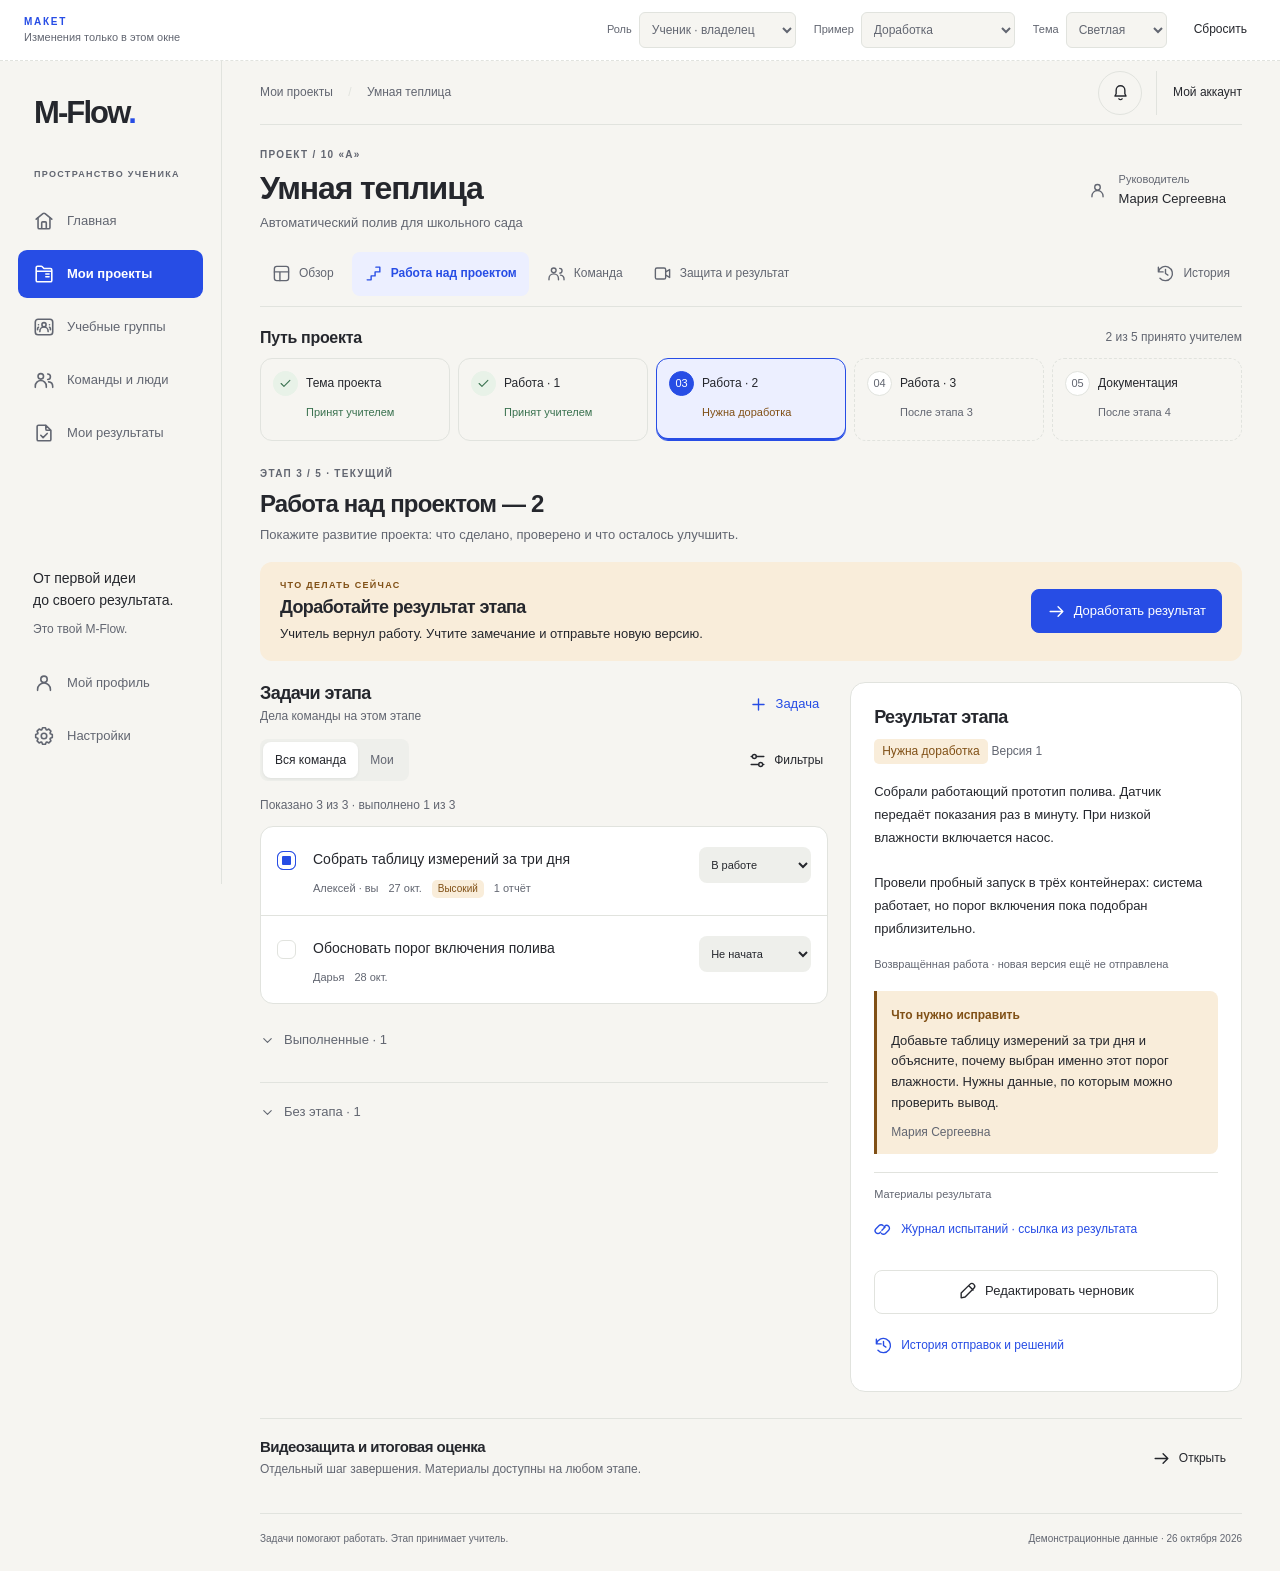
<file: design/workspace-prototype/index.html>
<!doctype html>
<html lang="ru" data-theme="light">
<head>
  <meta charset="utf-8">
  <meta name="viewport" content="width=device-width,initial-scale=1">
  <title>Работа над проектом — макет M-Flow</title>
  <link rel="icon" href="data:,">
  <link rel="stylesheet" href="../../static/icon-symbols.css">
  <link rel="stylesheet" href="workspace.css">
  <script src="model.js" defer></script>
  <script src="workspace.js" defer></script>
</head>
<body>
  <a class="skip" href="#main">Перейти к работе над проектом</a>
  <section class="preview" aria-label="Управление макетом">
    <div class="preview-label"><strong>МАКЕТ</strong><span>Изменения только в этом окне</span></div>
    <label>Роль<select id="demo-role"><option value="student">Ученик · владелец</option><option value="teacher">Учитель</option></select></label>
    <label>Пример<select id="demo-state"><option value="returned">Доработка</option><option value="empty">Пустой проект</option><option value="progress">В работе</option><option value="review">На проверке</option><option value="resubmitted">Повторная сдача</option><option value="accepted">Этап принят</option><option value="completed">Проект завершён</option><option value="no-teacher">Без руководителя</option></select></label>
    <label>Тема<select id="demo-theme"><option value="light">Светлая</option><option value="dark">Тёмная</option></select></label>
    <button class="quiet" id="demo-reset" title="Сбросить изменения примера">Сбросить</button>
  </section>
  <aside class="sidebar" aria-label="Боковая навигация" id="sidebar"></aside>
  <div class="page">
    <header class="topbar">
      <button class="mobile-menu quiet" data-action="menu" aria-haspopup="dialog" aria-controls="dialog" aria-expanded="false"><span class="ico" data-ui-icon="menu" aria-hidden="true"></span>Меню</button>
      <span class="crumb">Мои проекты <span>/</span> Умная теплица</span>
      <a class="mobile-brand" href="#work">M-Flow<span>.</span></a>
      <div class="header-end">
        <button class="icon-button" aria-label="Уведомления" data-action="notifications"><span class="ico" data-ui-icon="bell" aria-hidden="true"></span></button>
        <details class="account"><summary aria-controls="account-panel" aria-expanded="false">Мой аккаунт</summary><div id="account-panel"></div></details>
      </div>
    </header>
    <main id="main">
      <div class="project-heading"><div><p class="eyebrow">ПРОЕКТ / 10 «А»</p><h1>Умная теплица</h1><p class="muted">Автоматический полив для школьного сада</p></div><button class="quiet supervisor" data-action="supervisor"><span class="ico" data-ui-icon="profile" aria-hidden="true"></span><span>Руководитель<strong id="teacher-name">Мария Сергеевна</strong></span></button></div>
      <nav class="project-nav" aria-label="Разделы проекта">
        <button class="quiet" data-action="overview"><span class="ico" data-ui-icon="overview" aria-hidden="true"></span>Обзор</button>
        <a href="#work" aria-current="page"><span class="ico" data-ui-icon="stages" aria-hidden="true"></span>Работа над проектом</a>
        <button class="quiet" data-action="team"><span class="ico" data-ui-icon="team" aria-hidden="true"></span>Команда</button>
        <button class="quiet" data-action="finish"><span class="ico" data-ui-icon="video" aria-hidden="true"></span>Защита и результат</button>
        <button class="quiet history-nav" data-action="history"><span class="ico" data-ui-icon="history" aria-hidden="true"></span>История</button>
      </nav>
      <section id="work" aria-label="Работа над проектом">
        <div class="route-caption"><h2>Путь проекта</h2><span id="route-count"></span></div>
        <nav id="stage-path" class="stage-path" aria-label="Пять этапов проекта"></nav>
        <div id="workspace"></div>
      </section>
      <footer class="page-footer"><span>Задачи помогают работать. Этап принимает учитель.</span><span>Демонстрационные данные · 26 октября 2026</span></footer>
    </main>
  </div>
  <dialog id="dialog" aria-labelledby="dialog-title"><div class="dialog-top"><p class="eyebrow">M-FLOW / ПРОЕКТ</p><button class="icon-button" data-action="close" aria-label="Закрыть панель"><span class="ico" data-ui-icon="close" aria-hidden="true"></span></button></div><h2 id="dialog-title"></h2><div id="dialog-content"></div></dialog>
  <p class="toast" id="announcement" role="status" aria-live="polite"></p>
</body>
</html>
</file>
<file: static/icon-symbols.css>
/* Generated by scripts/build_icons.py; edit interface._ICONS. */
:root {
  --ui-symbol-home:url("data:image/svg+xml,%3Csvg%20xmlns%3D%22http%3A%2F%2Fwww.w3.org%2F2000%2Fsvg%22%20width%3D%2224%22%20height%3D%2224%22%20class%3D%22ui-icon%22%20viewBox%3D%220%200%2024%2024%22%20aria-hidden%3D%22true%22%20focusable%3D%22false%22%20fill%3D%22none%22%20stroke%3D%22black%22%20stroke-width%3D%221.75%22%20stroke-linecap%3D%22round%22%20stroke-linejoin%3D%22round%22%3E%3Cpath%20d%3D%22m3.5%2010%207.3-6a1.9%201.9%200%200%201%202.4%200l7.3%206%22%2F%3E%3Cpath%20d%3D%22M5.5%208.4V19a1.5%201.5%200%200%200%201.5%201.5h10a1.5%201.5%200%200%200%201.5-1.5V8.4M9.5%2020.5V14a1%201%200%200%201%201-1h3a1%201%200%200%201%201%201v6.5%22%2F%3E%3C%2Fsvg%3E");
  --ui-symbol-folder:url("data:image/svg+xml,%3Csvg%20xmlns%3D%22http%3A%2F%2Fwww.w3.org%2F2000%2Fsvg%22%20width%3D%2224%22%20height%3D%2224%22%20class%3D%22ui-icon%22%20viewBox%3D%220%200%2024%2024%22%20aria-hidden%3D%22true%22%20focusable%3D%22false%22%20fill%3D%22none%22%20stroke%3D%22black%22%20stroke-width%3D%221.75%22%20stroke-linecap%3D%22round%22%20stroke-linejoin%3D%22round%22%3E%3Cpath%20d%3D%22M20.5%209V7.5A1.5%201.5%200%200%200%2019%206h-7L9.8%203.8a1%201%200%200%200-.7-.3H5A1.5%201.5%200%200%200%203.5%205v14A1.5%201.5%200%200%200%205%2020.5h14a1.5%201.5%200%200%200%201.5-1.5V9H3.5%22%2F%3E%3Cpath%20d%3D%22M14%2012h3.5M14%2015h3.5%22%2F%3E%3C%2Fsvg%3E");
  --ui-symbol-groups:url("data:image/svg+xml,%3Csvg%20xmlns%3D%22http%3A%2F%2Fwww.w3.org%2F2000%2Fsvg%22%20width%3D%2224%22%20height%3D%2224%22%20class%3D%22ui-icon%22%20viewBox%3D%220%200%2024%2024%22%20aria-hidden%3D%22true%22%20focusable%3D%22false%22%20fill%3D%22none%22%20stroke%3D%22black%22%20stroke-width%3D%221.75%22%20stroke-linecap%3D%22round%22%20stroke-linejoin%3D%22round%22%3E%3Crect%20x%3D%222.5%22%20y%3D%223.5%22%20width%3D%2219%22%20height%3D%2217%22%20rx%3D%223%22%2F%3E%3Ccircle%20cx%3D%2212%22%20cy%3D%229.5%22%20r%3D%222.25%22%2F%3E%3Cpath%20d%3D%22M7.5%2017v-.5a4.5%204.5%200%200%201%209%200v.5M6%209.5v.01M18%209.5v.01M5%2015v-1a2%202%200%200%201%201-1.7M19%2015v-1a2%202%200%200%200-1-1.7%22%2F%3E%3C%2Fsvg%3E");
  --ui-symbol-team:url("data:image/svg+xml,%3Csvg%20xmlns%3D%22http%3A%2F%2Fwww.w3.org%2F2000%2Fsvg%22%20width%3D%2224%22%20height%3D%2224%22%20class%3D%22ui-icon%22%20viewBox%3D%220%200%2024%2024%22%20aria-hidden%3D%22true%22%20focusable%3D%22false%22%20fill%3D%22none%22%20stroke%3D%22black%22%20stroke-width%3D%221.75%22%20stroke-linecap%3D%22round%22%20stroke-linejoin%3D%22round%22%3E%3Ccircle%20cx%3D%228.5%22%20cy%3D%228%22%20r%3D%223%22%2F%3E%3Cpath%20d%3D%22M2.5%2020v-1.5a6%206%200%200%201%2012%200V20M16%205.5a3%203%200%200%201%200%206M17%2014a5%205%200%200%201%204.5%205v1%22%2F%3E%3C%2Fsvg%3E");
  --ui-symbol-results:url("data:image/svg+xml,%3Csvg%20xmlns%3D%22http%3A%2F%2Fwww.w3.org%2F2000%2Fsvg%22%20width%3D%2224%22%20height%3D%2224%22%20class%3D%22ui-icon%22%20viewBox%3D%220%200%2024%2024%22%20aria-hidden%3D%22true%22%20focusable%3D%22false%22%20fill%3D%22none%22%20stroke%3D%22black%22%20stroke-width%3D%221.75%22%20stroke-linecap%3D%22round%22%20stroke-linejoin%3D%22round%22%3E%3Cpath%20d%3D%22M14%203.5H6A1.5%201.5%200%200%200%204.5%205v14A1.5%201.5%200%200%200%206%2020.5h12a1.5%201.5%200%200%200%201.5-1.5V9L14%203.5v4A1.5%201.5%200%200%200%2015.5%209h4%22%2F%3E%3Cpath%20d%3D%22m8.5%2014.5%202.5%202.5%204.5-4.5%22%2F%3E%3C%2Fsvg%3E");
  --ui-symbol-review:url("data:image/svg+xml,%3Csvg%20xmlns%3D%22http%3A%2F%2Fwww.w3.org%2F2000%2Fsvg%22%20width%3D%2224%22%20height%3D%2224%22%20class%3D%22ui-icon%22%20viewBox%3D%220%200%2024%2024%22%20aria-hidden%3D%22true%22%20focusable%3D%22false%22%20fill%3D%22none%22%20stroke%3D%22black%22%20stroke-width%3D%221.75%22%20stroke-linecap%3D%22round%22%20stroke-linejoin%3D%22round%22%3E%3Crect%20x%3D%225%22%20y%3D%224.5%22%20width%3D%2214%22%20height%3D%2216%22%20rx%3D%222%22%2F%3E%3Crect%20x%3D%228.5%22%20y%3D%222.5%22%20width%3D%227%22%20height%3D%224%22%20rx%3D%221.5%22%2F%3E%3Cpath%20d%3D%22m8.5%2013.5%202.5%202.5%204.5-4.5%22%2F%3E%3C%2Fsvg%3E");
  --ui-symbol-settings:url("data:image/svg+xml,%3Csvg%20xmlns%3D%22http%3A%2F%2Fwww.w3.org%2F2000%2Fsvg%22%20width%3D%2224%22%20height%3D%2224%22%20class%3D%22ui-icon%22%20viewBox%3D%220%200%2024%2024%22%20aria-hidden%3D%22true%22%20focusable%3D%22false%22%20fill%3D%22none%22%20stroke%3D%22black%22%20stroke-width%3D%221.75%22%20stroke-linecap%3D%22round%22%20stroke-linejoin%3D%22round%22%3E%3Cpath%20d%3D%22M9.62%205.10L10.40%202.94L13.60%202.94L14.38%205.10L15.20%205.44L17.28%204.46L19.54%206.72L18.56%208.80L18.90%209.62L21.06%2010.40L21.06%2013.60L18.90%2014.38L18.56%2015.20L19.54%2017.28L17.28%2019.54L15.20%2018.56L14.38%2018.90L13.60%2021.06L10.40%2021.06L9.62%2018.90L8.80%2018.56L6.72%2019.54L4.46%2017.28L5.44%2015.20L5.10%2014.38L2.94%2013.60L2.94%2010.40L5.10%209.62L5.44%208.80L4.46%206.72L6.72%204.46L8.80%205.44Z%22%2F%3E%3Ccircle%20cx%3D%2212%22%20cy%3D%2212%22%20r%3D%223%22%2F%3E%3C%2Fsvg%3E");
  --ui-symbol-profile:url("data:image/svg+xml,%3Csvg%20xmlns%3D%22http%3A%2F%2Fwww.w3.org%2F2000%2Fsvg%22%20width%3D%2224%22%20height%3D%2224%22%20class%3D%22ui-icon%22%20viewBox%3D%220%200%2024%2024%22%20aria-hidden%3D%22true%22%20focusable%3D%22false%22%20fill%3D%22none%22%20stroke%3D%22black%22%20stroke-width%3D%221.75%22%20stroke-linecap%3D%22round%22%20stroke-linejoin%3D%22round%22%3E%3Ccircle%20cx%3D%2212%22%20cy%3D%228%22%20r%3D%223.5%22%2F%3E%3Cpath%20d%3D%22M5%2020v-1a7%207%200%200%201%2014%200v1%22%2F%3E%3C%2Fsvg%3E");
  --ui-symbol-assessment:url("data:image/svg+xml,%3Csvg%20xmlns%3D%22http%3A%2F%2Fwww.w3.org%2F2000%2Fsvg%22%20width%3D%2224%22%20height%3D%2224%22%20class%3D%22ui-icon%22%20viewBox%3D%220%200%2024%2024%22%20aria-hidden%3D%22true%22%20focusable%3D%22false%22%20fill%3D%22none%22%20stroke%3D%22black%22%20stroke-width%3D%221.75%22%20stroke-linecap%3D%22round%22%20stroke-linejoin%3D%22round%22%3E%3Crect%20x%3D%224%22%20y%3D%223%22%20width%3D%2216%22%20height%3D%2218%22%20rx%3D%222%22%2F%3E%3Cpath%20d%3D%22M8%2016v-3M12%2016V8M16%2016v-5%22%2F%3E%3C%2Fsvg%3E");
  --ui-symbol-arrow:url("data:image/svg+xml,%3Csvg%20xmlns%3D%22http%3A%2F%2Fwww.w3.org%2F2000%2Fsvg%22%20width%3D%2224%22%20height%3D%2224%22%20class%3D%22ui-icon%22%20viewBox%3D%220%200%2024%2024%22%20aria-hidden%3D%22true%22%20focusable%3D%22false%22%20fill%3D%22none%22%20stroke%3D%22black%22%20stroke-width%3D%221.75%22%20stroke-linecap%3D%22round%22%20stroke-linejoin%3D%22round%22%3E%3Cpath%20d%3D%22M4%2012h16m-6-6%206%206-6%206%22%2F%3E%3C%2Fsvg%3E");
  --ui-symbol-arrow-left:url("data:image/svg+xml,%3Csvg%20xmlns%3D%22http%3A%2F%2Fwww.w3.org%2F2000%2Fsvg%22%20width%3D%2224%22%20height%3D%2224%22%20class%3D%22ui-icon%22%20viewBox%3D%220%200%2024%2024%22%20aria-hidden%3D%22true%22%20focusable%3D%22false%22%20fill%3D%22none%22%20stroke%3D%22black%22%20stroke-width%3D%221.75%22%20stroke-linecap%3D%22round%22%20stroke-linejoin%3D%22round%22%3E%3Cpath%20d%3D%22M20%2012H4m6-6-6%206%206%206%22%2F%3E%3C%2Fsvg%3E");
  --ui-symbol-external:url("data:image/svg+xml,%3Csvg%20xmlns%3D%22http%3A%2F%2Fwww.w3.org%2F2000%2Fsvg%22%20width%3D%2224%22%20height%3D%2224%22%20class%3D%22ui-icon%22%20viewBox%3D%220%200%2024%2024%22%20aria-hidden%3D%22true%22%20focusable%3D%22false%22%20fill%3D%22none%22%20stroke%3D%22black%22%20stroke-width%3D%221.75%22%20stroke-linecap%3D%22round%22%20stroke-linejoin%3D%22round%22%3E%3Cpath%20d%3D%22M14%204h6v6m0-6-9%209M10%205H6a2%202%200%200%200-2%202v11a2%202%200%200%200%202%202h11a2%202%200%200%200%202-2v-4%22%2F%3E%3C%2Fsvg%3E");
  --ui-symbol-menu:url("data:image/svg+xml,%3Csvg%20xmlns%3D%22http%3A%2F%2Fwww.w3.org%2F2000%2Fsvg%22%20width%3D%2224%22%20height%3D%2224%22%20class%3D%22ui-icon%22%20viewBox%3D%220%200%2024%2024%22%20aria-hidden%3D%22true%22%20focusable%3D%22false%22%20fill%3D%22none%22%20stroke%3D%22black%22%20stroke-width%3D%221.75%22%20stroke-linecap%3D%22round%22%20stroke-linejoin%3D%22round%22%3E%3Cpath%20d%3D%22M4%206h16M4%2012h16M4%2018h16%22%2F%3E%3C%2Fsvg%3E");
  --ui-symbol-close:url("data:image/svg+xml,%3Csvg%20xmlns%3D%22http%3A%2F%2Fwww.w3.org%2F2000%2Fsvg%22%20width%3D%2224%22%20height%3D%2224%22%20class%3D%22ui-icon%22%20viewBox%3D%220%200%2024%2024%22%20aria-hidden%3D%22true%22%20focusable%3D%22false%22%20fill%3D%22none%22%20stroke%3D%22black%22%20stroke-width%3D%221.75%22%20stroke-linecap%3D%22round%22%20stroke-linejoin%3D%22round%22%3E%3Cpath%20d%3D%22m6%206%2012%2012M18%206%206%2018%22%2F%3E%3C%2Fsvg%3E");
  --ui-symbol-bell:url("data:image/svg+xml,%3Csvg%20xmlns%3D%22http%3A%2F%2Fwww.w3.org%2F2000%2Fsvg%22%20width%3D%2224%22%20height%3D%2224%22%20class%3D%22ui-icon%22%20viewBox%3D%220%200%2024%2024%22%20aria-hidden%3D%22true%22%20focusable%3D%22false%22%20fill%3D%22none%22%20stroke%3D%22black%22%20stroke-width%3D%221.75%22%20stroke-linecap%3D%22round%22%20stroke-linejoin%3D%22round%22%3E%3Cpath%20d%3D%22M5%2016.5h14l-1.5-3V9a5.5%205.5%200%200%200-11%200v4.5L5%2016.5ZM10%2020a2.5%202.5%200%200%200%204%200%22%2F%3E%3C%2Fsvg%3E");
  --ui-symbol-search:url("data:image/svg+xml,%3Csvg%20xmlns%3D%22http%3A%2F%2Fwww.w3.org%2F2000%2Fsvg%22%20width%3D%2224%22%20height%3D%2224%22%20class%3D%22ui-icon%22%20viewBox%3D%220%200%2024%2024%22%20aria-hidden%3D%22true%22%20focusable%3D%22false%22%20fill%3D%22none%22%20stroke%3D%22black%22%20stroke-width%3D%221.75%22%20stroke-linecap%3D%22round%22%20stroke-linejoin%3D%22round%22%3E%3Ccircle%20cx%3D%2210.5%22%20cy%3D%2210.5%22%20r%3D%226.5%22%2F%3E%3Cpath%20d%3D%22m16%2016%204.5%204.5%22%2F%3E%3C%2Fsvg%3E");
  --ui-symbol-filter:url("data:image/svg+xml,%3Csvg%20xmlns%3D%22http%3A%2F%2Fwww.w3.org%2F2000%2Fsvg%22%20width%3D%2224%22%20height%3D%2224%22%20class%3D%22ui-icon%22%20viewBox%3D%220%200%2024%2024%22%20aria-hidden%3D%22true%22%20focusable%3D%22false%22%20fill%3D%22none%22%20stroke%3D%22black%22%20stroke-width%3D%221.75%22%20stroke-linecap%3D%22round%22%20stroke-linejoin%3D%22round%22%3E%3Cpath%20d%3D%22M4%207h1.5M10.5%207H20M4%2017h9.5M18.5%2017H20%22%2F%3E%3Ccircle%20cx%3D%228%22%20cy%3D%227%22%20r%3D%222.5%22%2F%3E%3Ccircle%20cx%3D%2216%22%20cy%3D%2217%22%20r%3D%222.5%22%2F%3E%3C%2Fsvg%3E");
  --ui-symbol-plus:url("data:image/svg+xml,%3Csvg%20xmlns%3D%22http%3A%2F%2Fwww.w3.org%2F2000%2Fsvg%22%20width%3D%2224%22%20height%3D%2224%22%20class%3D%22ui-icon%22%20viewBox%3D%220%200%2024%2024%22%20aria-hidden%3D%22true%22%20focusable%3D%22false%22%20fill%3D%22none%22%20stroke%3D%22black%22%20stroke-width%3D%221.75%22%20stroke-linecap%3D%22round%22%20stroke-linejoin%3D%22round%22%3E%3Cpath%20d%3D%22M12%205v14M5%2012h14%22%2F%3E%3C%2Fsvg%3E");
  --ui-symbol-edit:url("data:image/svg+xml,%3Csvg%20xmlns%3D%22http%3A%2F%2Fwww.w3.org%2F2000%2Fsvg%22%20width%3D%2224%22%20height%3D%2224%22%20class%3D%22ui-icon%22%20viewBox%3D%220%200%2024%2024%22%20aria-hidden%3D%22true%22%20focusable%3D%22false%22%20fill%3D%22none%22%20stroke%3D%22black%22%20stroke-width%3D%221.75%22%20stroke-linecap%3D%22round%22%20stroke-linejoin%3D%22round%22%3E%3Cpath%20d%3D%22m14%205%205%205M4%2020l5-1%2011-11a2.1%202.1%200%200%200-5-5L4%2014v6Z%22%2F%3E%3C%2Fsvg%3E");
  --ui-symbol-save:url("data:image/svg+xml,%3Csvg%20xmlns%3D%22http%3A%2F%2Fwww.w3.org%2F2000%2Fsvg%22%20width%3D%2224%22%20height%3D%2224%22%20class%3D%22ui-icon%22%20viewBox%3D%220%200%2024%2024%22%20aria-hidden%3D%22true%22%20focusable%3D%22false%22%20fill%3D%22none%22%20stroke%3D%22black%22%20stroke-width%3D%221.75%22%20stroke-linecap%3D%22round%22%20stroke-linejoin%3D%22round%22%3E%3Cpath%20d%3D%22M19%2021H5a2%202%200%200%201-2-2V5a2%202%200%200%201%202-2h12l4%204v12a2%202%200%200%201-2%202ZM7%203v6h9V3M7%2021v-7h10v7%22%2F%3E%3C%2Fsvg%3E");
  --ui-symbol-send:url("data:image/svg+xml,%3Csvg%20xmlns%3D%22http%3A%2F%2Fwww.w3.org%2F2000%2Fsvg%22%20width%3D%2224%22%20height%3D%2224%22%20class%3D%22ui-icon%22%20viewBox%3D%220%200%2024%2024%22%20aria-hidden%3D%22true%22%20focusable%3D%22false%22%20fill%3D%22none%22%20stroke%3D%22black%22%20stroke-width%3D%221.75%22%20stroke-linecap%3D%22round%22%20stroke-linejoin%3D%22round%22%3E%3Cpath%20d%3D%22m3%2010%2018-7-7%2018-3-8-8-3Zm8%203L21%203%22%2F%3E%3C%2Fsvg%3E");
  --ui-symbol-check:url("data:image/svg+xml,%3Csvg%20xmlns%3D%22http%3A%2F%2Fwww.w3.org%2F2000%2Fsvg%22%20width%3D%2224%22%20height%3D%2224%22%20class%3D%22ui-icon%22%20viewBox%3D%220%200%2024%2024%22%20aria-hidden%3D%22true%22%20focusable%3D%22false%22%20fill%3D%22none%22%20stroke%3D%22black%22%20stroke-width%3D%221.75%22%20stroke-linecap%3D%22round%22%20stroke-linejoin%3D%22round%22%3E%3Cpath%20d%3D%22m5%2012%204.5%204.5L19%207%22%2F%3E%3C%2Fsvg%3E");
  --ui-symbol-return:url("data:image/svg+xml,%3Csvg%20xmlns%3D%22http%3A%2F%2Fwww.w3.org%2F2000%2Fsvg%22%20width%3D%2224%22%20height%3D%2224%22%20class%3D%22ui-icon%22%20viewBox%3D%220%200%2024%2024%22%20aria-hidden%3D%22true%22%20focusable%3D%22false%22%20fill%3D%22none%22%20stroke%3D%22black%22%20stroke-width%3D%221.75%22%20stroke-linecap%3D%22round%22%20stroke-linejoin%3D%22round%22%3E%3Cpath%20d%3D%22M9%205%204%2010l5%205M4%2010h9a6%206%200%200%201%200%2012%22%2F%3E%3C%2Fsvg%3E");
  --ui-symbol-trash:url("data:image/svg+xml,%3Csvg%20xmlns%3D%22http%3A%2F%2Fwww.w3.org%2F2000%2Fsvg%22%20width%3D%2224%22%20height%3D%2224%22%20class%3D%22ui-icon%22%20viewBox%3D%220%200%2024%2024%22%20aria-hidden%3D%22true%22%20focusable%3D%22false%22%20fill%3D%22none%22%20stroke%3D%22black%22%20stroke-width%3D%221.75%22%20stroke-linecap%3D%22round%22%20stroke-linejoin%3D%22round%22%3E%3Cpath%20d%3D%22M4%206h16M9%206V3h6v3M6%206l1%2015h10l1-15M10%2010v7M14%2010v7%22%2F%3E%3C%2Fsvg%3E");
  --ui-symbol-logout:url("data:image/svg+xml,%3Csvg%20xmlns%3D%22http%3A%2F%2Fwww.w3.org%2F2000%2Fsvg%22%20width%3D%2224%22%20height%3D%2224%22%20class%3D%22ui-icon%22%20viewBox%3D%220%200%2024%2024%22%20aria-hidden%3D%22true%22%20focusable%3D%22false%22%20fill%3D%22none%22%20stroke%3D%22black%22%20stroke-width%3D%221.75%22%20stroke-linecap%3D%22round%22%20stroke-linejoin%3D%22round%22%3E%3Cpath%20d%3D%22M9%204H5a1%201%200%200%200-1%201v14a1%201%200%200%200%201%201h4M14%207l5%205-5%205M9%2012h10%22%2F%3E%3C%2Fsvg%3E");
  --ui-symbol-history:url("data:image/svg+xml,%3Csvg%20xmlns%3D%22http%3A%2F%2Fwww.w3.org%2F2000%2Fsvg%22%20width%3D%2224%22%20height%3D%2224%22%20class%3D%22ui-icon%22%20viewBox%3D%220%200%2024%2024%22%20aria-hidden%3D%22true%22%20focusable%3D%22false%22%20fill%3D%22none%22%20stroke%3D%22black%22%20stroke-width%3D%221.75%22%20stroke-linecap%3D%22round%22%20stroke-linejoin%3D%22round%22%3E%3Cpath%20d%3D%22M3%2010a9%209%200%201%201%202%208M3%204v6h6M12%207v5l3%202%22%2F%3E%3C%2Fsvg%3E");
  --ui-symbol-tasks:url("data:image/svg+xml,%3Csvg%20xmlns%3D%22http%3A%2F%2Fwww.w3.org%2F2000%2Fsvg%22%20width%3D%2224%22%20height%3D%2224%22%20class%3D%22ui-icon%22%20viewBox%3D%220%200%2024%2024%22%20aria-hidden%3D%22true%22%20focusable%3D%22false%22%20fill%3D%22none%22%20stroke%3D%22black%22%20stroke-width%3D%221.75%22%20stroke-linecap%3D%22round%22%20stroke-linejoin%3D%22round%22%3E%3Crect%20x%3D%223%22%20y%3D%224%22%20width%3D%2218%22%20height%3D%2216%22%20rx%3D%222%22%2F%3E%3Cpath%20d%3D%22m6%209%201.5%201.5L10%208M13%209h5m-12%206%201.5%201.5L10%2014m3%201h5%22%2F%3E%3C%2Fsvg%3E");
  --ui-symbol-stages:url("data:image/svg+xml,%3Csvg%20xmlns%3D%22http%3A%2F%2Fwww.w3.org%2F2000%2Fsvg%22%20width%3D%2224%22%20height%3D%2224%22%20class%3D%22ui-icon%22%20viewBox%3D%220%200%2024%2024%22%20aria-hidden%3D%22true%22%20focusable%3D%22false%22%20fill%3D%22none%22%20stroke%3D%22black%22%20stroke-width%3D%221.75%22%20stroke-linecap%3D%22round%22%20stroke-linejoin%3D%22round%22%3E%3Cpath%20d%3D%22M4%2020h5v-5h5v-5h6V4M15%204h5v5%22%2F%3E%3C%2Fsvg%3E");
  --ui-symbol-overview:url("data:image/svg+xml,%3Csvg%20xmlns%3D%22http%3A%2F%2Fwww.w3.org%2F2000%2Fsvg%22%20width%3D%2224%22%20height%3D%2224%22%20class%3D%22ui-icon%22%20viewBox%3D%220%200%2024%2024%22%20aria-hidden%3D%22true%22%20focusable%3D%22false%22%20fill%3D%22none%22%20stroke%3D%22black%22%20stroke-width%3D%221.75%22%20stroke-linecap%3D%22round%22%20stroke-linejoin%3D%22round%22%3E%3Crect%20x%3D%223%22%20y%3D%223%22%20width%3D%2218%22%20height%3D%2218%22%20rx%3D%223%22%2F%3E%3Cpath%20d%3D%22M3%2010h18M10%2010v11%22%2F%3E%3C%2Fsvg%3E");
  --ui-symbol-video:url("data:image/svg+xml,%3Csvg%20xmlns%3D%22http%3A%2F%2Fwww.w3.org%2F2000%2Fsvg%22%20width%3D%2224%22%20height%3D%2224%22%20class%3D%22ui-icon%22%20viewBox%3D%220%200%2024%2024%22%20aria-hidden%3D%22true%22%20focusable%3D%22false%22%20fill%3D%22none%22%20stroke%3D%22black%22%20stroke-width%3D%221.75%22%20stroke-linecap%3D%22round%22%20stroke-linejoin%3D%22round%22%3E%3Crect%20x%3D%223%22%20y%3D%225%22%20width%3D%2213%22%20height%3D%2214%22%20rx%3D%222%22%2F%3E%3Cpath%20d%3D%22m16%2010%205-3v10l-5-3%22%2F%3E%3C%2Fsvg%3E");
  --ui-symbol-link:url("data:image/svg+xml,%3Csvg%20xmlns%3D%22http%3A%2F%2Fwww.w3.org%2F2000%2Fsvg%22%20width%3D%2224%22%20height%3D%2224%22%20class%3D%22ui-icon%22%20viewBox%3D%220%200%2024%2024%22%20aria-hidden%3D%22true%22%20focusable%3D%22false%22%20fill%3D%22none%22%20stroke%3D%22black%22%20stroke-width%3D%221.75%22%20stroke-linecap%3D%22round%22%20stroke-linejoin%3D%22round%22%3E%3Cpath%20d%3D%22m10%2013%204-4M8.5%2015l-1%201a3.5%203.5%200%200%201-5-5l4-4a3.5%203.5%200%200%201%205%200m1%202%201-1a3.5%203.5%200%200%201%205%205l-4%204a3.5%203.5%200%200%201-5%200%22%2F%3E%3C%2Fsvg%3E");
  --ui-symbol-calendar:url("data:image/svg+xml,%3Csvg%20xmlns%3D%22http%3A%2F%2Fwww.w3.org%2F2000%2Fsvg%22%20width%3D%2224%22%20height%3D%2224%22%20class%3D%22ui-icon%22%20viewBox%3D%220%200%2024%2024%22%20aria-hidden%3D%22true%22%20focusable%3D%22false%22%20fill%3D%22none%22%20stroke%3D%22black%22%20stroke-width%3D%221.75%22%20stroke-linecap%3D%22round%22%20stroke-linejoin%3D%22round%22%3E%3Crect%20x%3D%223%22%20y%3D%225%22%20width%3D%2218%22%20height%3D%2216%22%20rx%3D%222%22%2F%3E%3Cpath%20d%3D%22M7%203v4M17%203v4M3%2011h18M7%2015h2M13%2015h4%22%2F%3E%3C%2Fsvg%3E");
  --ui-symbol-archive:url("data:image/svg+xml,%3Csvg%20xmlns%3D%22http%3A%2F%2Fwww.w3.org%2F2000%2Fsvg%22%20width%3D%2224%22%20height%3D%2224%22%20class%3D%22ui-icon%22%20viewBox%3D%220%200%2024%2024%22%20aria-hidden%3D%22true%22%20focusable%3D%22false%22%20fill%3D%22none%22%20stroke%3D%22black%22%20stroke-width%3D%221.75%22%20stroke-linecap%3D%22round%22%20stroke-linejoin%3D%22round%22%3E%3Crect%20x%3D%223%22%20y%3D%223%22%20width%3D%2218%22%20height%3D%225%22%20rx%3D%221%22%2F%3E%3Cpath%20d%3D%22M5%208v12h14V8M9%2012h6%22%2F%3E%3C%2Fsvg%3E");
  --ui-symbol-chevron:url("data:image/svg+xml,%3Csvg%20xmlns%3D%22http%3A%2F%2Fwww.w3.org%2F2000%2Fsvg%22%20width%3D%2224%22%20height%3D%2224%22%20class%3D%22ui-icon%22%20viewBox%3D%220%200%2024%2024%22%20aria-hidden%3D%22true%22%20focusable%3D%22false%22%20fill%3D%22none%22%20stroke%3D%22black%22%20stroke-width%3D%221.75%22%20stroke-linecap%3D%22round%22%20stroke-linejoin%3D%22round%22%3E%3Cpath%20d%3D%22m6%209%206%206%206-6%22%2F%3E%3C%2Fsvg%3E");
  --ui-symbol-sun:url("data:image/svg+xml,%3Csvg%20xmlns%3D%22http%3A%2F%2Fwww.w3.org%2F2000%2Fsvg%22%20width%3D%2224%22%20height%3D%2224%22%20class%3D%22ui-icon%22%20viewBox%3D%220%200%2024%2024%22%20aria-hidden%3D%22true%22%20focusable%3D%22false%22%20fill%3D%22none%22%20stroke%3D%22black%22%20stroke-width%3D%221.75%22%20stroke-linecap%3D%22round%22%20stroke-linejoin%3D%22round%22%3E%3Ccircle%20cx%3D%2212%22%20cy%3D%2212%22%20r%3D%224%22%2F%3E%3Cpath%20d%3D%22M12%202.5v2m0%2015v2M2.5%2012h2m15%200h2M5.3%205.3l1.4%201.4m10.6%2010.6%201.4%201.4m0-13.4-1.4%201.4M6.7%2017.3l-1.4%201.4%22%2F%3E%3C%2Fsvg%3E");
  --ui-symbol-moon:url("data:image/svg+xml,%3Csvg%20xmlns%3D%22http%3A%2F%2Fwww.w3.org%2F2000%2Fsvg%22%20width%3D%2224%22%20height%3D%2224%22%20class%3D%22ui-icon%22%20viewBox%3D%220%200%2024%2024%22%20aria-hidden%3D%22true%22%20focusable%3D%22false%22%20fill%3D%22none%22%20stroke%3D%22black%22%20stroke-width%3D%221.75%22%20stroke-linecap%3D%22round%22%20stroke-linejoin%3D%22round%22%3E%3Cpath%20d%3D%22M20.8%2015.3A9%209%200%200%201%208.7%203.2a9%209%200%201%200%2012.1%2012.1Z%22%2F%3E%3C%2Fsvg%3E");
}
[data-ui-icon="home"] { --ui-control-symbol:var(--ui-symbol-home); }
[data-ui-icon="folder"] { --ui-control-symbol:var(--ui-symbol-folder); }
[data-ui-icon="groups"] { --ui-control-symbol:var(--ui-symbol-groups); }
[data-ui-icon="team"] { --ui-control-symbol:var(--ui-symbol-team); }
[data-ui-icon="results"] { --ui-control-symbol:var(--ui-symbol-results); }
[data-ui-icon="review"] { --ui-control-symbol:var(--ui-symbol-review); }
[data-ui-icon="settings"] { --ui-control-symbol:var(--ui-symbol-settings); }
[data-ui-icon="profile"] { --ui-control-symbol:var(--ui-symbol-profile); }
[data-ui-icon="assessment"] { --ui-control-symbol:var(--ui-symbol-assessment); }
[data-ui-icon="arrow"] { --ui-control-symbol:var(--ui-symbol-arrow); }
[data-ui-icon="arrow-left"] { --ui-control-symbol:var(--ui-symbol-arrow-left); }
[data-ui-icon="external"] { --ui-control-symbol:var(--ui-symbol-external); }
[data-ui-icon="menu"] { --ui-control-symbol:var(--ui-symbol-menu); }
[data-ui-icon="close"] { --ui-control-symbol:var(--ui-symbol-close); }
[data-ui-icon="bell"] { --ui-control-symbol:var(--ui-symbol-bell); }
[data-ui-icon="search"] { --ui-control-symbol:var(--ui-symbol-search); }
[data-ui-icon="filter"] { --ui-control-symbol:var(--ui-symbol-filter); }
[data-ui-icon="plus"] { --ui-control-symbol:var(--ui-symbol-plus); }
[data-ui-icon="edit"] { --ui-control-symbol:var(--ui-symbol-edit); }
[data-ui-icon="save"] { --ui-control-symbol:var(--ui-symbol-save); }
[data-ui-icon="send"] { --ui-control-symbol:var(--ui-symbol-send); }
[data-ui-icon="check"] { --ui-control-symbol:var(--ui-symbol-check); }
[data-ui-icon="return"] { --ui-control-symbol:var(--ui-symbol-return); }
[data-ui-icon="trash"] { --ui-control-symbol:var(--ui-symbol-trash); }
[data-ui-icon="logout"] { --ui-control-symbol:var(--ui-symbol-logout); }
[data-ui-icon="history"] { --ui-control-symbol:var(--ui-symbol-history); }
[data-ui-icon="tasks"] { --ui-control-symbol:var(--ui-symbol-tasks); }
[data-ui-icon="stages"] { --ui-control-symbol:var(--ui-symbol-stages); }
[data-ui-icon="overview"] { --ui-control-symbol:var(--ui-symbol-overview); }
[data-ui-icon="video"] { --ui-control-symbol:var(--ui-symbol-video); }
[data-ui-icon="link"] { --ui-control-symbol:var(--ui-symbol-link); }
[data-ui-icon="calendar"] { --ui-control-symbol:var(--ui-symbol-calendar); }
[data-ui-icon="archive"] { --ui-control-symbol:var(--ui-symbol-archive); }
[data-ui-icon="chevron"] { --ui-control-symbol:var(--ui-symbol-chevron); }
[data-ui-icon="sun"] { --ui-control-symbol:var(--ui-symbol-sun); }
[data-ui-icon="moon"] { --ui-control-symbol:var(--ui-symbol-moon); }
</file>
<file: design/workspace-prototype/workspace.css>
:root{color-scheme:light;--bg:#f6f5f1;--card:#fff;--panel:#eeefeb;--line:#e1e3de;--text:#25272d;--muted:#626671;--accent:#274de5;--accent-hover:#1f3fc5;--soft:#ecefff;--on-accent:#fff;--green:#39714f;--green-bg:#e8f2e8;--amber:#805016;--amber-bg:#f9edda;--red:#ad3937;--sidebar:222px}
:root[data-theme=dark]{color-scheme:dark;--bg:#141820;--card:#1c222d;--panel:#252d39;--line:#364050;--text:#edf0f6;--muted:#a7b0bf;--accent:#a5b8ff;--accent-hover:#c3ceff;--soft:#293653;--on-accent:#121b35;--green:#b0d9ba;--green-bg:#253b30;--amber:#edc28c;--amber-bg:#3b3025;--red:#ffada8}
*{box-sizing:border-box}body{margin:0;background:var(--bg);color:var(--text);font:14px/1.6 "Segoe UI Variable Text","Segoe UI",Arial,sans-serif;-webkit-font-smoothing:antialiased}button,input,select,textarea{font:inherit;color:inherit}button,a,summary{-webkit-tap-highlight-color:transparent}button,summary{cursor:pointer}button{display:inline-flex;align-items:center;justify-content:center;gap:8px;min-height:44px;padding:10px 15px;border:1px solid var(--line);border-radius:8px;background:var(--card);font-size:13px;font-weight:500}button:hover{background:var(--panel)}button.primary{background:var(--accent);border-color:var(--accent);color:var(--on-accent)}button.primary:hover{background:var(--accent-hover)}button.quiet{background:transparent;border-color:transparent}button.quiet:hover{background:var(--panel)}button.danger{color:var(--red)}button:disabled{opacity:.6;cursor:not-allowed}a{color:var(--accent);text-decoration:none}a:hover{text-decoration:underline}p,h1,h2,h3{margin:0}h1,h2,h3{font-weight:600;letter-spacing:-.035em;line-height:1.25}h1{font-size:36px}h2{font-size:22px}h3{font-size:17px}p,span,strong,a,button{overflow-wrap:anywhere}small{font-size:12px}.muted{color:var(--muted)}.eyebrow{font-size:10px;letter-spacing:1.3px;font-weight:600;color:var(--muted)}.ico{display:inline-block;flex-shrink:0;width:19px;height:19px;background:currentColor;mask:var(--ui-control-symbol) center/contain no-repeat;-webkit-mask:var(--ui-control-symbol) center/contain no-repeat;vertical-align:middle}.icon-button{width:44px;padding:10px;background:transparent}.badge{display:inline-flex;align-items:center;gap:6px;border-radius:5px;font-size:12px;font-weight:500;padding:3px 8px;color:var(--muted);background:var(--panel)}.badge.accepted{color:var(--green);background:var(--green-bg)}.badge.returned,.badge.high{color:var(--amber);background:var(--amber-bg)}.badge.review,.badge.progress{color:var(--accent);background:var(--soft)}.link-button{border:0;background:transparent;padding:8px 0;color:var(--accent);justify-content:flex-start}.link-button:hover{background:transparent;text-decoration:underline}.skip{position:fixed;top:-100px;left:12px;background:var(--card);padding:12px;z-index:100}.skip:focus{top:12px}:focus-visible{outline:3px solid var(--accent);outline-offset:3px}[hidden]{display:none!important}
.preview{display:flex;align-items:center;gap:18px;padding:12px 24px;border-bottom:1px dashed var(--line);background:var(--card);position:relative;z-index:2}.preview-label{margin-right:auto;display:flex;flex-direction:column;line-height:1.5;font-size:11px;color:var(--muted)}.preview-label strong{font-size:10px;letter-spacing:1.7px;color:var(--accent)}.preview label{display:flex;align-items:center;gap:7px;color:var(--muted);font-size:11px}.preview select{min-height:36px;padding:6px 24px 6px 8px;font-size:12px;background:var(--bg);border:1px solid var(--line);border-radius:6px;max-width:100%}.preview .quiet{font-size:12px;padding:6px 8px;min-height:36px}
.sidebar{position:absolute;top:77px;bottom:auto;left:0;width:var(--sidebar);min-height:calc(100vh - 77px);padding:27px 18px;border-right:1px solid var(--line);display:flex;flex-direction:column}.brand{font-size:31px;font-weight:700;letter-spacing:-1.9px;color:var(--text);padding:0 16px}.brand span,.mobile-brand span{color:var(--accent)}.sidebar .eyebrow{font-size:9px;margin:29px 16px 16px}.side-nav{display:grid;gap:5px}.side-nav button{justify-content:flex-start;font-size:13px;border:0;background:transparent;color:var(--muted);padding:13px 15px;border-radius:9px;gap:12px;text-align:left}.side-nav button:hover{background:var(--panel)}.side-nav button.current{background:#274de5;color:#fff;font-weight:600}.side-nav .ico{width:22px;height:22px}.side-bottom{margin-top:110px}.side-motto{font-size:14px;padding:0 15px 20px}.side-motto small{display:block;color:var(--muted);margin-top:8px}.page{margin-left:var(--sidebar);padding:0 38px;max-width:1800px}.topbar{display:flex;align-items:center;min-height:78px;border-bottom:1px solid var(--line);gap:12px}.crumb{font-size:12px;color:var(--muted)}.crumb>span{padding:0 12px;color:var(--line)}.header-end{display:flex;align-items:center;gap:14px;margin-left:auto}.header-end>.icon-button{border-radius:50%}.account{position:relative}.account>summary{list-style:none;padding:12px 0 12px 16px;border-left:1px solid var(--line);font-size:12px;min-height:44px}.account>summary::-webkit-details-marker{display:none}.account[open]>summary{background:var(--soft);border-radius:8px;padding-right:12px}#account-panel{position:absolute;right:0;top:54px;width:240px;padding:12px;border:1px solid var(--line);background:var(--card);border-radius:13px;box-shadow:0 16px 45px #11192c20;z-index:8}#account-panel>div{padding:8px 12px 14px;border-bottom:1px solid var(--line);margin-bottom:6px}#account-panel small{display:block;color:var(--muted)}#account-panel button{width:100%;justify-content:flex-start;padding:11px 12px;border:0;background:transparent;font-weight:400}#account-panel button:hover{background:var(--panel)}#account-panel hr{border:0;border-top:1px solid var(--line)}.mobile-menu,.mobile-brand{display:none}main{padding:30px 0 24px;max-width:1380px;margin:auto}.project-heading{display:flex;align-items:center;justify-content:space-between;gap:20px}.project-heading h1{margin:8px 0}.project-heading>.muted{margin-top:8px}.supervisor{justify-content:flex-start;text-align:left;color:var(--muted);font-size:11px;gap:12px}.supervisor strong{display:block;font-weight:500;color:var(--text);font-size:13px}.project-nav{display:flex;gap:6px;margin:25px 0 27px;padding-bottom:13px;border-bottom:1px solid var(--line);flex-wrap:wrap}.project-nav a,.project-nav button{display:inline-flex;align-items:center;gap:8px;min-height:44px;padding:8px 12px;font-size:12px;border:0;border-radius:8px;white-space:normal;color:var(--muted)}.project-nav a[aria-current]{background:var(--soft);color:var(--accent);font-weight:600}.project-nav .history-nav{margin-left:auto}.route-caption{display:flex;align-items:center;justify-content:space-between;gap:12px;margin-bottom:14px}.route-caption h2{font-size:16px;letter-spacing:-.02em}.route-caption>span{color:var(--muted);font-size:12px}.stage-path{display:grid;grid-template-columns:repeat(5,minmax(0,1fr));gap:8px;margin-bottom:28px}.stage-button{display:flex;flex-direction:column;align-items:stretch;justify-content:flex-start;text-align:left;padding:14px;background:transparent;gap:8px;min-height:116px;border-radius:12px;border-color:var(--line);font-weight:400}.stage-button[aria-current=step]{border-color:var(--accent);background:var(--soft);box-shadow:inset 0 -2px var(--accent)}.stage-top{display:flex;align-items:center;gap:8px}.stage-number{display:grid;place-items:center;width:25px;height:25px;flex-shrink:0;border:1px solid var(--line);border-radius:50%;font-size:11px;color:var(--muted);background:var(--card)}.stage-button.done .stage-number{background:var(--green-bg);color:var(--green);border-color:transparent}.stage-number .ico{width:15px;height:15px}.stage-button[aria-current] .stage-number{background:var(--accent);border-color:var(--accent);color:var(--on-accent)}.stage-top>strong{font-weight:500;font-size:12px}.stage-status{font-size:11px;color:var(--muted);margin-left:33px}.stage-button.done .stage-status{color:var(--green)}.stage-button.returned .stage-status{color:var(--amber)}.stage-button.review .stage-status{color:var(--accent)}.stage-button.locked{border-style:dashed}.stage-heading{display:flex;justify-content:space-between;align-items:flex-start;gap:16px;margin-bottom:20px}.stage-heading h2{font-size:25px;margin:8px 0}.stage-heading p{color:var(--muted);max-width:680px;font-size:13px}.stage-heading .back-current{flex-shrink:0}.next-step{display:flex;align-items:center;justify-content:space-between;gap:22px;padding:19px 22px;background:var(--soft);border-radius:12px;margin-bottom:25px}.next-step.returned{background:var(--amber-bg)}.next-step.accepted{background:var(--green-bg)}.next-step .eyebrow{color:var(--accent);font-size:9px;margin-bottom:4px}.next-step.returned .eyebrow{color:var(--amber)}.next-step.accepted .eyebrow{color:var(--green)}.next-step h3{font-size:18px}.next-step p:not(.eyebrow){font-size:13px;margin-top:5px}.next-step button{flex-shrink:0}.work-grid{display:grid;grid-template-columns:minmax(0,1.45fr) minmax(310px,1fr);align-items:start;gap:22px}.tasks-section,.result-section{min-width:0}.section-head{display:flex;align-items:center;justify-content:space-between;gap:10px;margin-bottom:12px}.section-head h3{font-size:18px}.section-head small{display:block;color:var(--muted);margin-top:3px}.section-head .quiet{color:var(--accent);padding:8px}.task-tools{display:flex;align-items:center;flex-wrap:wrap;gap:8px;margin-bottom:14px}.segmented{display:inline-flex;padding:3px;background:var(--panel);border-radius:8px}.segmented button{font-size:12px;min-height:36px;padding:7px 12px;background:transparent;border:0;color:var(--muted)}.segmented button[aria-pressed=true]{background:var(--card);color:var(--text);box-shadow:0 1px 3px #11192c12}.filter-box{margin-left:auto}.filter-box summary{display:flex;align-items:center;gap:7px;padding:9px 5px;min-height:44px;font-size:12px;list-style:none}.filter-box summary::-webkit-details-marker{display:none}.filters{display:grid;grid-template-columns:repeat(2,minmax(0,1fr));gap:10px;padding:14px;margin-bottom:12px;background:var(--panel);border-radius:10px}.filters label,.field{display:grid;gap:6px;font-size:12px;color:var(--muted)}input,select,textarea{width:100%;min-width:0;max-width:100%;border:1px solid var(--line);border-radius:8px;background:var(--card);padding:10px 12px;min-height:44px}textarea{resize:vertical;min-height:125px;line-height:1.6}.filters input,.filters select{font-size:12px}.filter-count{font-size:12px;color:var(--muted);margin-bottom:10px}.task-list{border:1px solid var(--line);border-radius:13px;background:var(--card);overflow:hidden}.task-row{display:grid;grid-template-columns:24px minmax(0,1fr) auto;align-items:start;gap:12px;padding:17px 16px;border-top:1px solid var(--line)}.task-row:first-child{border-top:0}.task-marker{width:19px;height:19px;border:1.5px solid var(--line);border-radius:6px;margin-top:7px;display:grid;place-items:center}.task-marker.progress{border-color:var(--accent);box-shadow:inset 0 0 0 4px var(--card);background:var(--accent)}.task-marker.done{background:var(--green-bg);color:var(--green);border-color:transparent}.task-marker .ico{width:15px;height:15px}.task-name{display:block;min-height:32px;text-align:left;border:0;padding:1px 0;background:transparent;font-size:14px;font-weight:500;line-height:1.45;color:var(--text);width:100%;justify-content:flex-start}.task-name:hover{background:transparent;color:var(--accent);text-decoration:underline}.task-meta{display:flex;align-items:center;gap:6px 10px;flex-wrap:wrap;font-size:11px;color:var(--muted);margin-top:4px}.task-meta .badge{font-size:10px;padding:1px 6px}.task-row select{width:112px;min-height:36px;font-size:11px;border:0;background:var(--panel);padding:8px;cursor:pointer;margin-top:3px}.task-row>.badge{margin-top:6px}.task-row .overdue{color:var(--red)}.done-list,.unassigned{margin-top:14px}.done-list>summary,.unassigned>summary{min-height:44px;display:flex;align-items:center;gap:9px;list-style:none;cursor:pointer;font-size:13px;color:var(--muted)}.done-list>summary::-webkit-details-marker,.unassigned>summary::-webkit-details-marker{display:none}.done-list>summary .ico,.unassigned>summary .ico{width:15px;height:15px}.done-list[open]>summary>.ico,.unassigned[open]>summary>.ico{transform:rotate(180deg)}.unassigned{border-top:1px solid var(--line);padding-top:7px;margin-top:20px}.unassigned .task-row{padding:13px}.empty{padding:27px 20px;text-align:center;border:1px dashed var(--line);border-radius:13px;background:var(--card)}.empty>.ico{width:27px;height:27px;color:var(--muted);margin-bottom:10px}.empty p{font-size:13px;color:var(--muted);margin:7px auto 10px;max-width:300px}.result-card{border:1px solid var(--line);border-radius:15px;background:var(--card);padding:23px}.result-card h3{font-size:18px}.result-card .result-state{margin:11px 0 17px}.result-body{white-space:pre-line;font-size:13px;line-height:1.75}.result-caption{font-size:11px;color:var(--muted);margin-top:15px}.feedback{border-left:3px solid var(--amber);padding:12px 14px;background:var(--amber-bg);border-radius:0 8px 8px 0;margin-top:18px}.feedback strong{font-size:12px;color:var(--amber)}.feedback p{font-size:13px;margin-top:5px;line-height:1.6}.feedback small{color:var(--muted);display:block;margin-top:9px}.feedback.previous{border-color:var(--line);background:var(--panel)}.feedback.previous strong{color:var(--muted)}.materials{margin-top:18px;border-top:1px solid var(--line);padding-top:13px}.materials h4{font-size:11px;color:var(--muted);font-weight:500;margin:0 0 4px}.materials button{font-size:12px}.result-actions{display:flex;gap:10px;flex-wrap:wrap;margin-top:18px}.result-actions button{flex:1}.result-card>.link-button{font-size:12px;margin-top:10px}.waiting-note{font-size:12px;color:var(--muted);margin-top:15px;padding-top:13px;border-top:1px solid var(--line)}.review-form{border-top:1px solid var(--line);padding-top:16px;margin-top:17px}.review-form textarea{min-height:90px;font-size:13px}.review-form .result-actions{display:grid;grid-template-columns:1fr;margin-top:12px}.finish-strip{margin-top:26px;padding:18px 0 0;border-top:1px solid var(--line);display:flex;align-items:center;justify-content:space-between;gap:12px}.finish-strip p{font-size:12px;color:var(--muted)}.finish-strip h3{font-size:15px;margin-bottom:4px}.finish-strip button{font-size:12px;flex-shrink:0}.page-footer{display:flex;justify-content:space-between;gap:15px;margin-top:32px;border-top:1px solid var(--line);padding-top:17px;font-size:10px;color:var(--muted)}
dialog{position:fixed;inset:0 0 0 auto;margin:0;width:min(560px,100%);height:100dvh;max-height:100dvh;max-width:100%;overflow-y:auto;background:var(--card);color:var(--text);border:0;border-left:1px solid var(--line);padding:28px 30px;box-shadow:-15px 0 60px #10162920}dialog::backdrop{background:#10162966;backdrop-filter:blur(2px)}.dialog-top{display:flex;justify-content:space-between;align-items:center;margin-bottom:18px}.dialog-top .icon-button{border:0}dialog h2{font-size:25px;margin-bottom:20px}dialog h3{margin:20px 0 9px}dialog p{margin:10px 0}dialog .field{margin:14px 0}dialog .fields-pair{display:grid;grid-template-columns:1fr 1fr;gap:12px}dialog .fields-pair .field{margin:0}dialog .actions{display:flex;gap:10px;flex-wrap:wrap;margin-top:22px}dialog .actions button{flex:1}dialog .demo-notice{font-size:12px;color:var(--muted);padding:12px;background:var(--panel);border-radius:8px;margin-bottom:20px}.history-entry{border-left:2px solid var(--line);padding:0 0 24px 20px;margin-left:5px}.history-entry strong{font-size:14px}.history-entry .result-body{background:var(--panel);padding:13px;border-radius:8px;margin-top:12px;font-size:12px}.history-entry small{display:block;color:var(--muted);margin:5px 0}.person-row{display:flex;gap:14px;align-items:center;border-bottom:1px solid var(--line);padding:18px 0}.person-initial{display:grid;place-items:center;width:38px;height:38px;background:var(--soft);color:var(--accent);border-radius:10px}.person-row small{display:block;color:var(--muted)}.toast{position:fixed;bottom:22px;left:50%;transform:translateX(-50%);background:var(--text);color:var(--bg);padding:12px 18px;border-radius:9px;z-index:30;max-width:calc(100% - 30px);box-shadow:0 5px 25px #10162925;font-size:13px;pointer-events:none}.toast:empty{display:none}.mobile-nav-list{display:grid;gap:6px}.mobile-nav-list button{justify-content:flex-start}.error-text{color:var(--red);font-size:13px}.result-card:focus{outline:3px solid var(--accent);outline-offset:4px}.filter-reset{font-size:12px;color:var(--accent)}
@media(min-width:1600px){.page{padding:0 55px}.stage-button{min-height:112px}.task-row{padding:21px 18px}}
@media(max-width:1200px){.page{padding:0 24px}.work-grid{grid-template-columns:minmax(0,1.2fr) minmax(290px,1fr);gap:18px}.stage-button{padding:11px 9px}.stage-status{margin-left:0}.stage-top{gap:7px}.project-nav a,.project-nav button{padding:8px;font-size:11px}.project-nav .ico{width:17px;height:17px}.task-row{gap:9px;padding:14px 11px}.task-row select{width:97px}.preview{gap:12px}.preview-label span{max-width:145px}.sidebar{top:79px}.next-step{padding:17px;gap:15px}}
@media(max-width:1000px){:root{--sidebar:190px}.sidebar{padding-inline:12px}.side-nav button{padding-inline:10px;gap:9px;font-size:12px}.page{padding:0 22px}.work-grid{grid-template-columns:1fr}.result-card{padding:24px}.stage-button{min-height:128px}.stage-top{align-items:flex-start;flex-direction:column}.stage-heading h2{font-size:23px}.supervisor{display:none}.preview{flex-wrap:wrap;gap:8px 16px}.preview-label{width:100%;flex-direction:row;justify-content:space-between}.preview-label span{max-width:none}.sidebar{top:115px}.next-step h3{font-size:17px}}
@media(max-width:800px){.sidebar{display:none}.page{margin:0;padding:0 22px}.topbar{min-height:72px}.crumb{display:none}.mobile-menu{display:flex}.mobile-brand{display:block;font-size:22px;letter-spacing:-1px;font-weight:700;color:var(--text)}.topbar .mobile-menu{padding:8px 0}.header-end{gap:12px}.account>summary{padding:10px;font-size:12px}.preview label{flex:1;min-width:0;display:grid;gap:3px}.preview label select{width:100%;font-size:12px}.preview .quiet{align-self:end}.preview{padding:11px 22px}.project-heading h1{font-size:32px}.stage-top{flex-direction:row}.stage-button{min-height:110px}.stage-path{gap:6px}.project-nav .history-nav{margin-left:0}.project-nav a,.project-nav button{font-size:12px}.work-grid{grid-template-columns:minmax(0,1.2fr) minmax(280px,1fr)}.project-nav{gap:3px}.page-footer{flex-direction:column;gap:5px}.preview-label span{font-size:10px}}
@media(max-width:680px){.work-grid{grid-template-columns:1fr}.preview{gap:6px 10px;padding:9px 16px}.preview label{font-size:10px}.preview-label span{font-size:10px}.preview #demo-reset{font-size:11px;padding:5px;min-height:36px}.page{padding:0 16px}.topbar{gap:9px;min-height:65px}.mobile-brand{font-size:20px}.header-end{gap:5px}.account>summary{font-size:11px;padding:10px 5px}.mobile-menu.quiet{font-size:12px;gap:5px}.mobile-menu .ico{width:17px}.header-end .icon-button{width:38px;min-height:44px;padding:8px;border:0}.project-heading h1{font-size:30px}.project-heading .muted{font-size:12px}.project-nav{margin-top:20px;margin-bottom:22px;gap:3px;display:grid;grid-template-columns:repeat(3,minmax(0,1fr))}.project-nav a,.project-nav button{font-size:11px;justify-content:center;min-height:52px;padding:7px 5px;flex-direction:column;gap:4px;text-align:center;line-height:1.3}.project-nav a{grid-column:span 2;flex-direction:row}.project-nav .history-nav{margin:0}.route-caption{margin-bottom:12px}.route-caption h2{font-size:15px}.route-caption>span{font-size:11px}.stage-path{display:flex;flex-direction:column;gap:0;margin-bottom:24px}.stage-button{min-height:53px;padding:8px 11px;border:0;border-radius:8px;display:grid;grid-template-columns:minmax(0,1fr) auto;align-items:center;gap:8px;position:relative;background:transparent}.stage-button[aria-current=step]{box-shadow:inset 3px 0 var(--accent)}.stage-top{align-items:center;gap:10px}.stage-top>strong{font-size:12px}.stage-status{font-size:10px;max-width:110px;text-align:right}.stage-number{width:24px;height:24px;font-size:10px}.stage-heading{margin-bottom:16px;display:block}.stage-heading h2{font-size:23px}.stage-heading p{font-size:12px}.stage-heading .back-current{margin-top:10px;padding:7px 0;min-height:35px}.next-step{flex-direction:column;align-items:stretch;padding:17px;gap:14px;margin-bottom:23px}.next-step h3{font-size:18px}.next-step button{align-self:flex-start}.next-step p:not(.eyebrow){font-size:12px}.section-head h3{font-size:18px}.task-row{padding:14px 12px;grid-template-columns:19px minmax(0,1fr);gap:6px 9px}.task-row>select,.task-row>.badge{grid-column:2;justify-self:start;width:auto;max-width:100%;font-size:12px;margin-top:5px;min-height:36px}.task-row>select{min-width:125px}.task-name{font-size:14px}.task-meta{font-size:11px;gap:5px 10px}.task-tools{gap:6px}.segmented button{padding:7px 10px;min-height:40px}.result-section{margin-top:8px}.result-card{padding:20px}.finish-strip{align-items:flex-start;flex-direction:column}.filters{grid-template-columns:1fr}.filter-box{margin-left:auto}.filter-box summary{font-size:12px}.result-actions{flex-direction:column}.page-footer{font-size:10px}dialog{padding:20px}dialog h2{font-size:23px}dialog .fields-pair{grid-template-columns:1fr}dialog input,dialog textarea,dialog select{font-size:16px}.preview select{min-height:40px;padding:7px 3px;font-size:11px}.preview label:first-of-type{flex:1.25}.preview label:nth-of-type(2){flex:1.25}.preview label:nth-of-type(3){flex:.8}.preview .quiet{width:100%;min-height:28px;padding:0}.preview-label{align-items:center}.preview-label strong{font-size:9px}.preview-label span{font-size:9px}.task-list{border-radius:10px}}
@media(prefers-reduced-motion:reduce){*{scroll-behavior:auto!important}}@media(forced-colors:active){.ico{background:CanvasText}.stage-button[aria-current]{outline:2px solid Highlight}.task-marker.progress{outline:2px solid Highlight}}
/* Compact working surface: keep actual tasks close to the first screen. */
@media(min-width:801px){
  .sidebar{top:var(--preview-height,61px)}
  .topbar{min-height:64px}
  main{padding-top:22px}
  .project-heading h1{font-size:32px;margin:5px 0}
  .project-heading .muted{font-size:13px}
  .project-nav{margin:18px 0 21px;padding-bottom:10px}
  .route-caption{margin-bottom:10px}
  .stage-path{margin-bottom:20px}
  .stage-button{min-height:83px;padding:12px}
  .stage-heading{margin-bottom:16px}
  .stage-heading h2{font-size:24px;margin:6px 0}
  .next-step{padding:16px 20px;margin-bottom:21px}
}
@media(min-width:801px) and (max-width:1000px){.stage-button{min-height:108px}}
</file>
